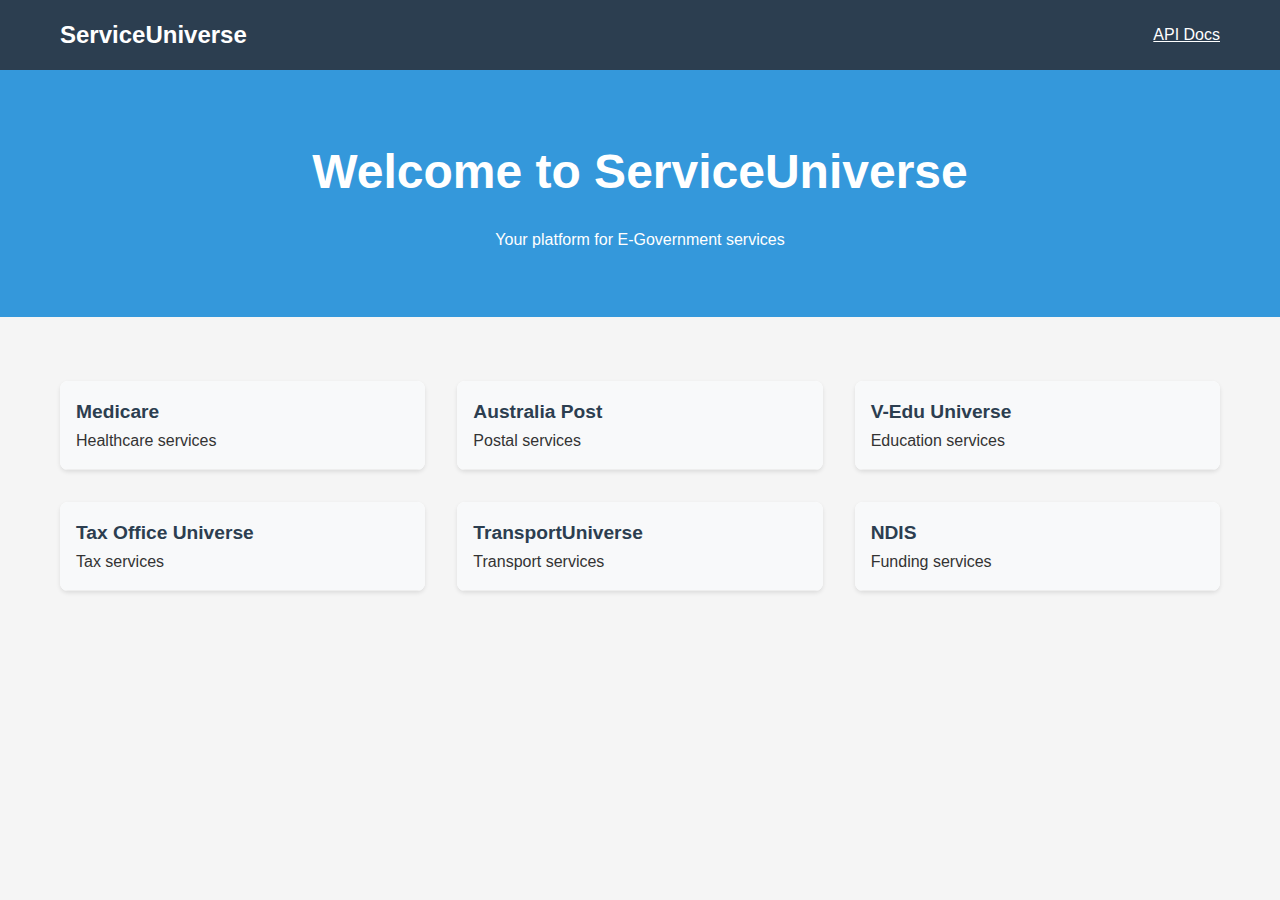
<file: APIGateway/wwwroot/index.html>
<!DOCTYPE html>
<html lang="en">
<head>
    <meta charset="UTF-8">
    <meta name="viewport" content="width=device-width, initial-scale=1.0">
    <title>ServiceUniverse - Government Services Platform</title>
    <style>
        * {
            margin: 0;
            padding: 0;
            box-sizing: border-box;
        }
        
        body {
            font-family: Arial, sans-serif;
            background-color: #f5f5f5;
            line-height: 1.6;
            color: #333;
        }

        .navbar {
            background: #2c3e50;
            color: white;
            padding: 1rem 0;
        }

        .navbar-content {
            max-width: 1200px;
            margin: 0 auto;
            padding: 0 20px;
            display: flex;
            justify-content: space-between;
            align-items: center;
        }

        .navbar-brand {
            font-size: 1.5rem;
            font-weight: bold;
            color: white;
            text-decoration: none;
        }

        .hero {
            background: #3498db;
            color: white;
            text-align: center;
            padding: 4rem 2rem;
        }

        .hero h1 {
            font-size: 3rem;
            margin-bottom: 1rem;
        }

        .container {
            max-width: 1200px;
            margin: 0 auto;
            padding: 2rem 20px;
        }

        .services-grid {
            display: grid;
            grid-template-columns: repeat(auto-fit, minmax(300px, 1fr));
            gap: 2rem;
            margin-top: 2rem;
        }

        .service-card {
            background: white;
            border-radius: 8px;
            box-shadow: 0 2px 4px rgba(0,0,0,0.1);
            overflow: hidden;
        }

        .card-header {
            padding: 1rem;
            background: #f8f9fa;
            border-bottom: 1px solid #eee;
            cursor: pointer;
        }

        .provider-details h3 {
            font-size: 1.2rem;
            color: #2c3e50;
        }

        .services-list {
            display: none;
            padding: 0;
        }

        .services-list.open {
            display: block;
        }

        .service-item {
            padding: 1rem;
            border-bottom: 1px solid #f0f0f0;
            cursor: pointer;
        }

        .service-item:hover {
            background-color: #f8f9fa;
        }

        .service-item.available {
            color: #007bff;
        }

        .service-item.unavailable {
            color: #6c757d;
        }

    </style>
</head>
<body>
    <nav class="navbar">
        <div class="navbar-content">
            <a href="#" class="navbar-brand">ServiceUniverse</a>
            <a href="/swagger" target="_blank" style="color: white;">API Docs</a>
        </div>
    </nav>

    <div class="hero">
        <h1>Welcome to ServiceUniverse</h1>
        <p>Your platform for E-Government services</p>
    </div>

    <div class="container">
        <div class="services-grid">
            <!-- Medicare -->
            <div class="service-card">
                <div class="card-header" onclick="toggleServices('medicare')">
                    <div class="provider-details">
                        <h3>Medicare</h3>
                        <p>Healthcare services</p>
                    </div>
                </div>
                <div class="services-list" id="medicare-services">
                    <div class="service-item available" onclick="openService('/ApiGateway/Vaccination')">
                        Proof of Vaccination (Available)
                    </div>
                    <div class="service-item unavailable">
                        Claim Medicare (Coming Soon)
                    </div>
                </div>
            </div>

            <!-- Australia Post -->
            <div class="service-card">
                <div class="card-header" onclick="toggleServices('post')">
                    <div class="provider-details">
                        <h3>Australia Post</h3>
                        <p>Postal services</p>
                    </div>
                </div>
                <div class="services-list" id="post-services">
                    <div class="service-item available" onclick="openService('/ApiGateway/Tracking')">
                        Parcel Tracking (Available)
                    </div>
                    <div class="service-item unavailable">
                        Bill Payment (Coming Soon)
                    </div>
                </div>
            </div>

            <!-- V-Edu Universe -->
            <div class="service-card">
                <div class="card-header" onclick="toggleServices('vedu')">
                    <div class="provider-details">
                        <h3>V-Edu Universe</h3>
                        <p>Education services</p>
                    </div>
                </div>
                <div class="services-list" id="vedu-services">
                    <div class="service-item available" onclick="openService('/ApiGateway/Courses')">
                        Course Search (Available)
                    </div>
                    <div class="service-item unavailable">
                        Enrollment (Coming Soon)
                    </div>
                </div>
            </div>

            <!-- Tax Service -->
            <div class="service-card">
                <div class="card-header" onclick="toggleServices('tax')">
                    <div class="provider-details">
                        <h3>Tax Office Universe</h3>
                        <p>Tax services</p>
                    </div>
                </div>
                <div class="services-list" id="tax-services">
                    <div class="service-item available" onclick="openService('/ApiGateway/Tax')">
                        Tax Calculator (Available)
                    </div>
                    <div class="service-item unavailable">
                        Tax Return (Coming Soon)
                    </div>
                </div>
            </div>

            <!-- Transport Service -->
            <div class="service-card">
                <div class="card-header" onclick="toggleServices('transport')">
                    <div class="provider-details">
                        <h3>TransportUniverse</h3>
                        <p>Transport services</p>
                    </div>
                </div>
                <div class="services-list" id="transport-services">
                    <div class="service-item unavailable">
                        Trip Planner (Coming Soon)
                    </div>
                    <div class="service-item unavailable">
                        Fare Payment and Account Management (Coming Soon)
                    </div>
                </div>
            </div>

            <!-- NDIS Service -->
            <div class="service-card">
                <div class="card-header" onclick="toggleServices('ndis')">
                    <div class="provider-details">
                        <h3>NDIS</h3>
                        <p>Funding services</p>
                    </div>
                </div>
                <div class="services-list" id="ndis-services">
                    <div class="service-item unavailable">
                        Plan Management (Coming Soon)
                    </div>
                    <div class="service-item unavailable">
                        Directory & Booking (Coming Soon)
                    </div>
                </div>
            </div>
        </div>
    </div>

    <script>
        function toggleServices(providerId) {
            const servicesList = document.getElementById(providerId + '-services');
            servicesList.classList.toggle('open');
        }

        function openService(path) {
            window.location.href = path;
        }
    </script>
</body>
</html>
</file>
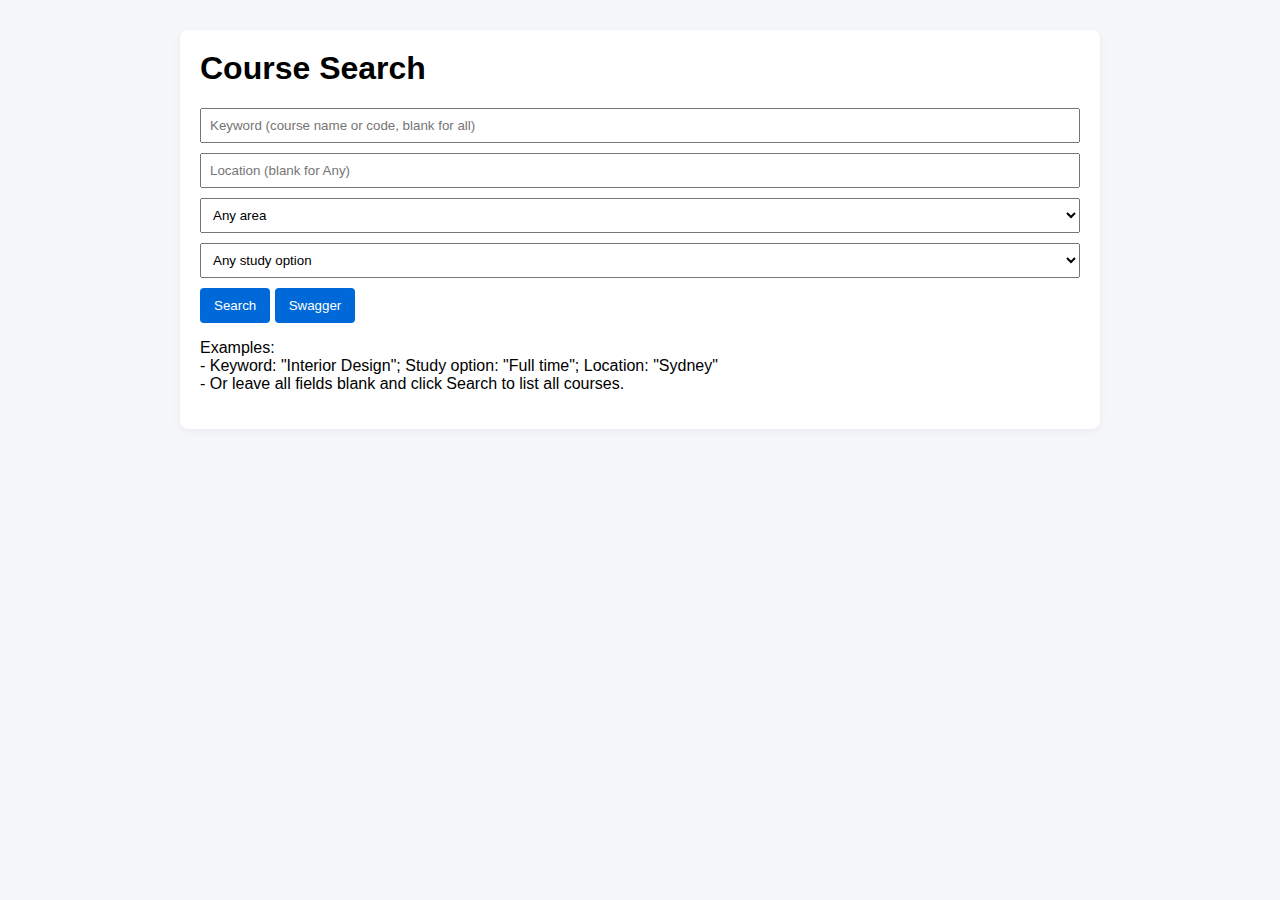
<file: CourseSearch/wwwroot/index.html>
﻿<!DOCTYPE html>
<html>
<head>
    <meta charset="utf-8" />
    <title>Course Search</title>
    <link rel="stylesheet" href="style.css" />
</head>
<body>
    <div class="container">
        <h1>Course Search</h1>

        <div class="form-row">
            <input id="keyword" type="text" placeholder="Keyword (course name or code, blank for all)" />
        </div>

        <div class="form-row">
            <input id="location" type="text" placeholder="Location (blank for Any)" />
        </div>

        <div class="form-row">
            <select id="area">
                <option value="Any">Any area</option>
                <option>Information Technology</option>
                <option>Health</option>
                <option>Trades</option>
                <option>Hospitality</option>
                <option>Creative Arts</option>
                <option>Business and Administration</option>
                <option>Agriculture</option>
            </select>
        </div>

        <div class="form-row">
            <select id="studyOption">
                <option value="Any">Any study option</option>
                <option>Full time</option>
                <option>Part time</option>
                <option>Self-paced</option>
            </select>
        </div>

        <div class="form-row">
            <button id="searchBtn">Search</button>
            <button id="swaggerBtn" class="secondary">Swagger</button>
        </div>
        <p class="hint">
            Examples:
            <br />
            - Keyword: "Interior Design"; Study option: "Full time"; Location: "Sydney"
            <br />
            - Or leave all fields blank and click Search to list all courses.
        </p>

        <div id="results"></div>
    </div>

    <script src="script.js"></script>
</body>
</html>
</file>
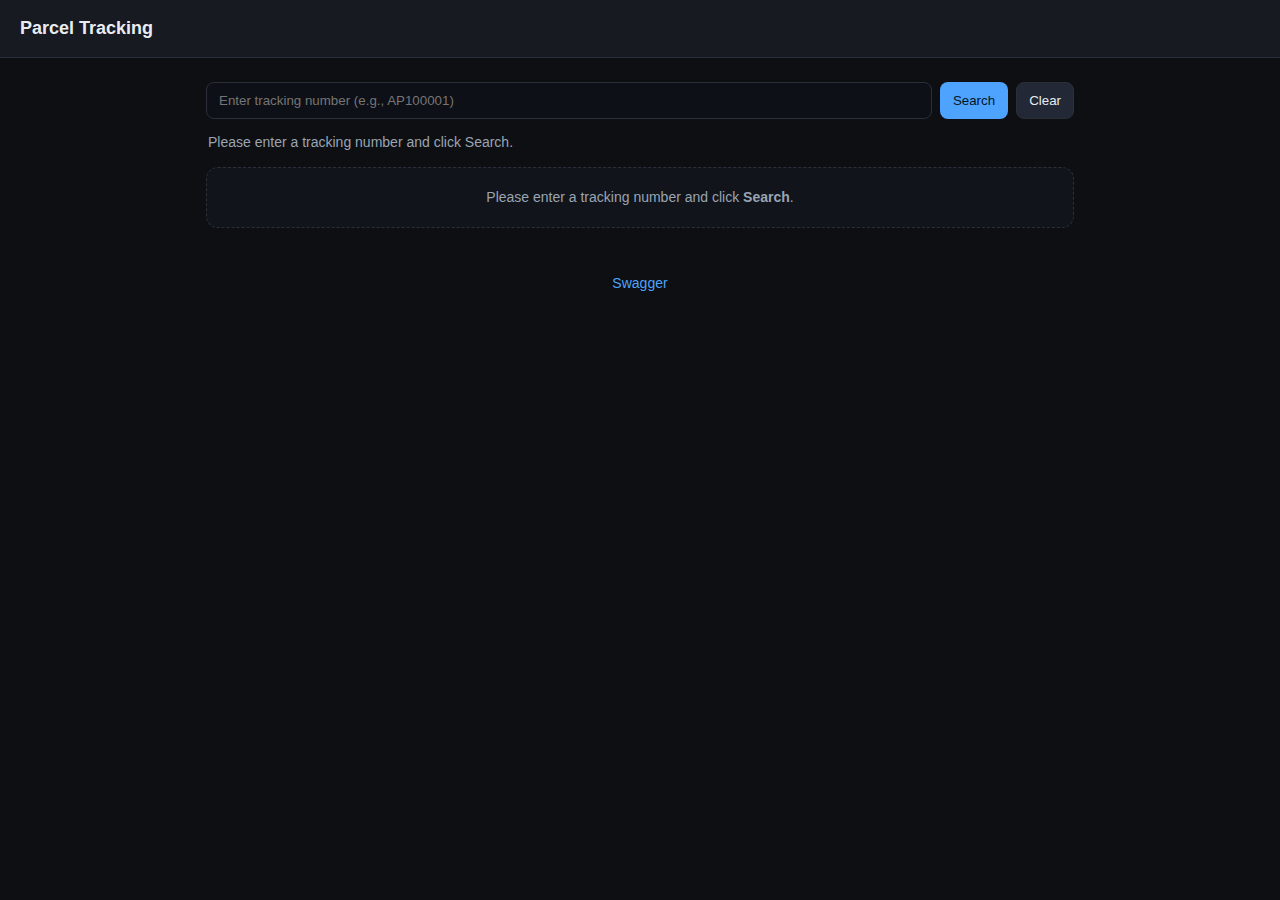
<file: ParcelTracking/wwwroot/index.html>
<!DOCTYPE html>
<html lang="en">
<head>
  <meta charset="UTF-8" />
  <title>Parcel Tracking</title>
  <meta name="viewport" content="width=device-width, initial-scale=1" />
  <link rel="stylesheet" href="style.css" />
</head>
<body>
  <header class="topbar">
    <h1>Parcel Tracking</h1>
  </header>

  <main class="container">
    <!-- Search-only UI -->
    <section class="searchBox">
      <input id="trackingInput" type="text" placeholder="Enter tracking number (e.g., AP100001)" />
      <button id="btnSearch" class="primary">Search</button>
      <button id="btnClear">Clear</button>
    </section>

    <!-- Message line (errors / tips) -->
    <div id="msg" class="msg muted"></div>

    <!-- Details panel (shown only when a valid result is returned) -->
    <section id="details" class="details hidden">
      <h2>Details</h2>
      <div class="grid">
        <div class="label">Tracking #</div><div id="dTracking">-</div>
        <div class="label">Status</div><div id="dStatus">-</div>
        <div class="label">Location</div><div id="dLocation">-</div>
        <div class="label">ETA (UTC)</div><div id="dEta">-</div>
        <div class="label">History</div>
        <div><pre id="dHistory" class="muted">N/A</pre></div>
      </div>
    </section>

    <!-- Empty state when nothing is shown yet -->
    <section id="empty" class="empty">
      Please enter a tracking number and click <strong>Search</strong>.
    </section>
  </main>

  <footer class="footer">
    <a href="/swagger" target="_blank">Swagger</a>
  </footer>

  <script src="script.js"></script>
</body>
</html>
</file>
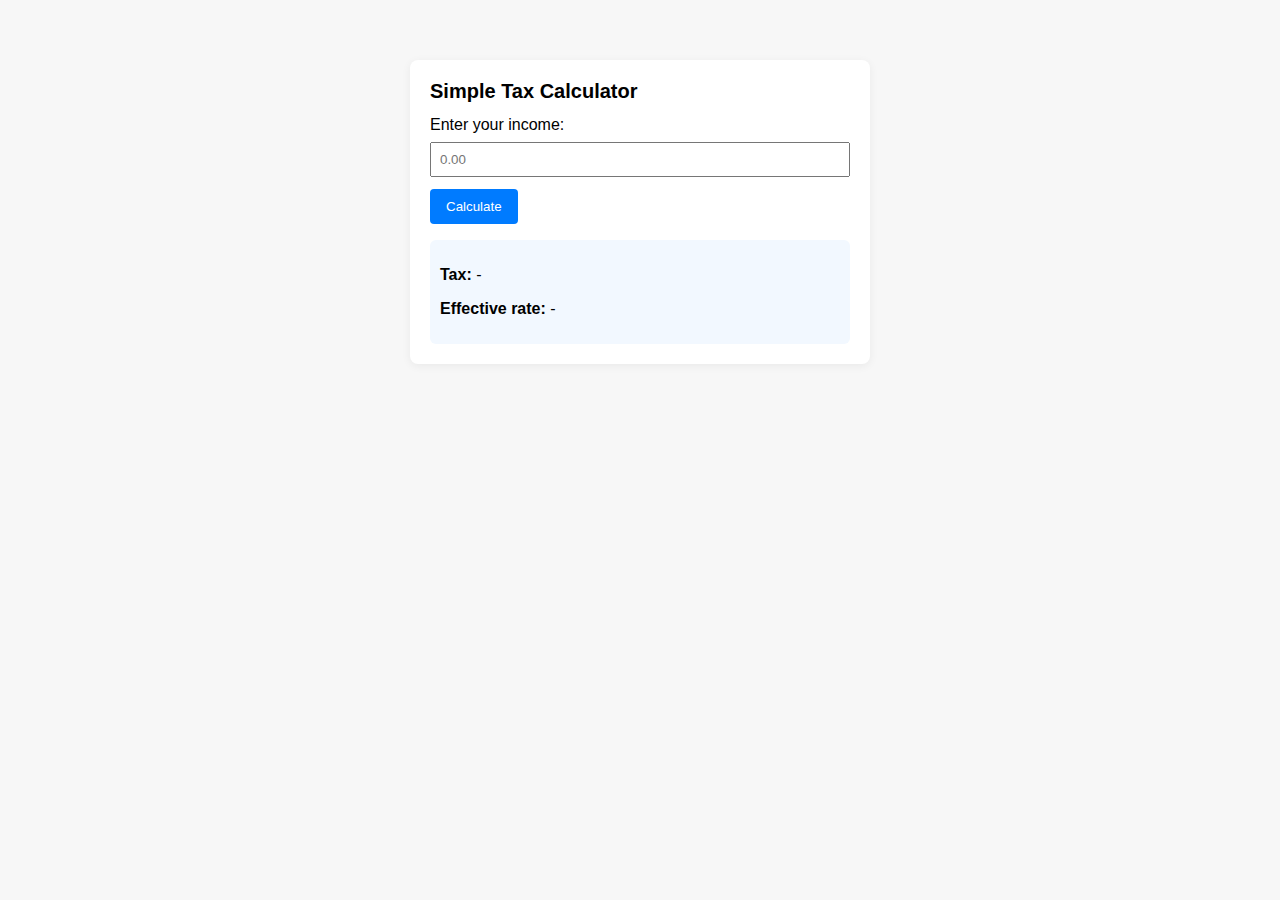
<file: TaxCalculation/wwwroot/index.html>
﻿<!doctype html>
<html>
<head>
    <meta charset="utf-8" />
    <title>Tax Calculator</title>
    <link rel="stylesheet" href="style.css">
</head>
<body>
    <div class="container">
        <h1>Simple Tax Calculator</h1>

        <label for="income">Enter your income:</label>
        <input id="income" type="number" min="0" step="0.01" placeholder="0.00" />

        <button id="calcBtn">Calculate</button>

        <div id="result" class="result">
            <p><strong>Tax:</strong> <span id="tax">-</span></p>
            <p><strong>Effective rate:</strong> <span id="rate">-</span></p>
        </div>

        <div id="error" class="error" style="display:none;"></div>
    </div>

    <script src="script.js"></script>
</body>
</html>
</file>
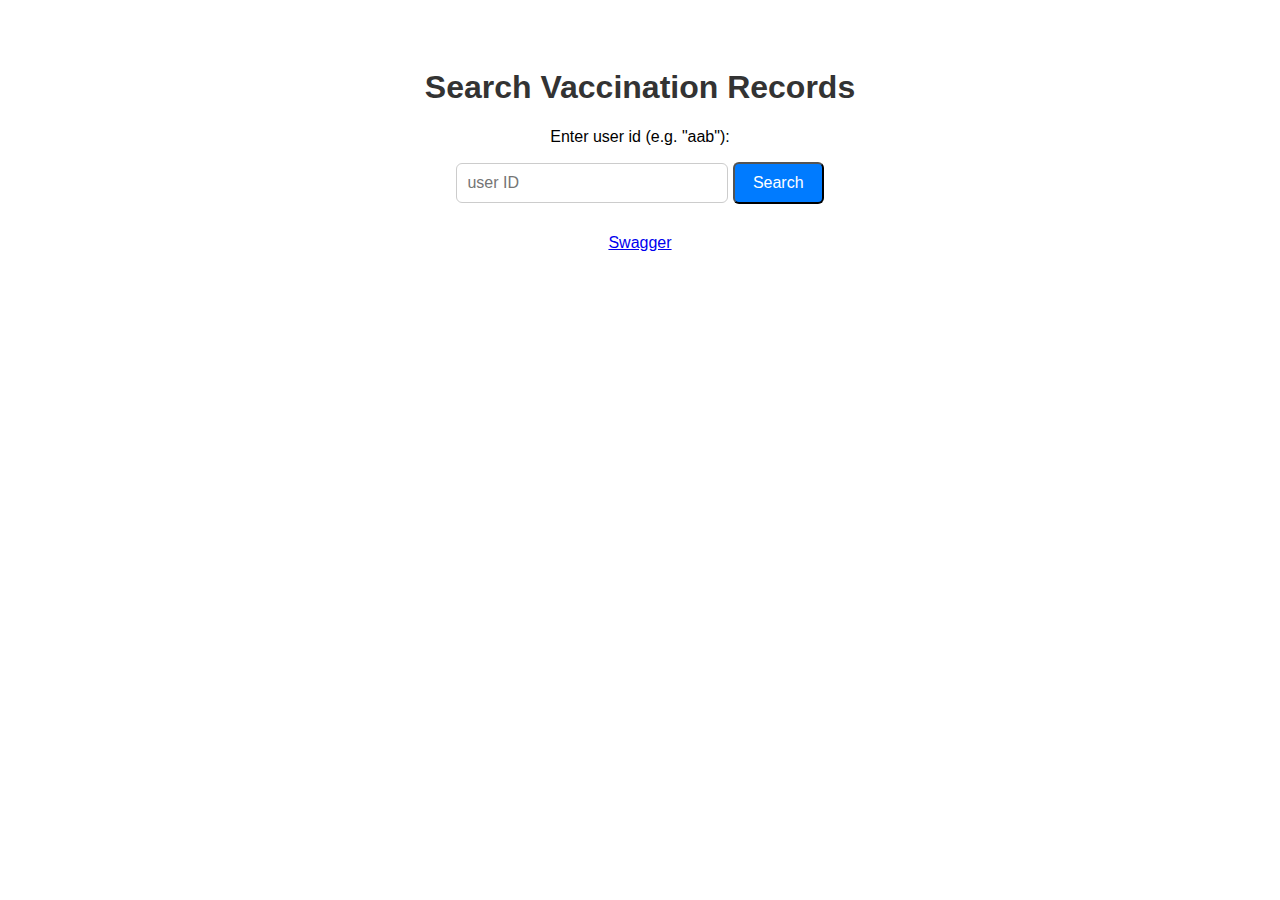
<file: VaccinationHistory/wwwroot/index.html>
﻿<!DOCTYPE html>
<html lang="en">
<head>
    <meta charset="UTF-8">
    <meta name="viewport" content="width=device-width, initial-scale=1.0">
    <title>Vaccination Record Search</title>
    <link rel="stylesheet" href="style.css">
</head>
<body>
    <h1>Search Vaccination Records</h1>

    <div id="search-box">
	<p>Enter user id (e.g. "aab"):</p>
        <input type="text" id="userIdInput" placeholder="user ID">
        <button id="searchButton">Search</button>
    </div>

    <div id="result"></div>

    <a href="/swagger" target="_blank">Swagger</a>

    <script src="script.js"></script>
</body>
</html>
</file>
<file: CourseSearch/wwwroot/style.css>
﻿body {
    font-family: Arial, Helvetica, sans-serif;
    background: #f5f7fb;
}

.container {
    width: 880px;
    margin: 30px auto;
    background: white;
    padding: 20px;
    border-radius: 8px;
    box-shadow: 0 2px 8px rgba(0,0,0,0.06);
}

h1 {
    margin-top: 0;
}

.form-row {
    margin-bottom: 10px;
}

input, select {
    padding: 8px;
    width: 100%;
    box-sizing: border-box;
}

button {
    padding: 10px 14px;
    background: #0069d9;
    color: white;
    border: none;
    border-radius: 4px;
    cursor: pointer;
}

table {
    width: 100%;
    border-collapse: collapse;
    margin-top: 12px;
}

th, td {
    border: 1px solid #eee;
    padding: 8px;
    text-align: left;
}

th {
    background: #f7f7f7;
}

.no-results {
    margin-top: 12px;
    color: #666;
}
body {
}
</file>
<file: ParcelTracking/wwwroot/style.css>
:root{
  --bg:#0e0f12; --panel:#171a21; --text:#e8ecf1; --muted:#9aa4b2; --primary:#4da3ff; --border:#2a2f3a;
  --ok:#2ecc71; --warn:#f1c40f; --bad:#e74c3c;
}
*{box-sizing:border-box}
html,body{height:100%}
body{margin:0; background:var(--bg); color:var(--text); font:14px/1.6 -apple-system,Segoe UI,Roboto,Helvetica,Arial,sans-serif}

.topbar{display:flex; align-items:center; gap:12px; padding:14px 20px; background:var(--panel); border-bottom:1px solid var(--border)}
.topbar h1{margin:0; font-size:18px}

.container{max-width:900px; margin:24px auto; padding:0 16px}
.searchBox{display:flex; gap:8px; flex-wrap:wrap; margin-bottom:12px}
.searchBox input{
  flex:1; min-width:260px; background:#0d1016; color:var(--text); border:1px solid var(--border); border-radius:8px; padding:10px 12px; outline:none
}
button{background:#222836; color:var(--text); border:1px solid var(--border); padding:10px 12px; border-radius:8px; cursor:pointer}
button.primary{background:var(--primary); border-color:transparent; color:#061423}
button:hover{filter:brightness(1.06)}

.msg{min-height:22px; margin:6px 2px 14px}
.muted{color:var(--muted)}
.error{color:#ff9b9b}
.hidden{display:none}

.details{background:var(--panel); border:1px solid var(--border); border-radius:12px; padding:14px}
.details h2{margin:0 0 10px 0; font-size:16px}
.grid{display:grid; grid-template-columns:150px 1fr; gap:10px}
.label{color:var(--muted)}

.empty{border:1px dashed var(--border); border-radius:12px; padding:18px; text-align:center; color:var(--muted); background:#11141a}

.footer{display:flex; justify-content:center; padding:20px; color:var(--muted)}
.footer a{color:var(--primary); text-decoration:none}
</file>
<file: TaxCalculation/wwwroot/style.css>
﻿body {
    font-family: Arial, Helvetica, sans-serif;
    background: #f7f7f7;
}

.container {
    width: 420px;
    margin: 60px auto;
    padding: 20px;
    background: #fff;
    border-radius: 8px;
    box-shadow: 0 2px 10px rgba(0,0,0,0.06);
}

h1 {
    margin-top: 0;
    font-size: 20px;
}

label {
    display: block;
    margin-bottom: 8px;
}

input {
    width: 100%;
    padding: 8px;
    margin-bottom: 12px;
    box-sizing: border-box;
}

button {
    padding: 10px 16px;
    background: #007bff;
    color: white;
    border: none;
    border-radius: 4px;
    cursor: pointer;
}

.result {
    margin-top: 16px;
    padding: 10px;
    background: #f2f8ff;
    border-radius: 6px;
}

.error {
    margin-top: 12px;
    color: #b00020;
}
</file>
<file: VaccinationHistory/wwwroot/style.css>
﻿body {
    font-family: Arial, sans-serif;
    text-align: center;
    align-items: center;
    padding: 40px;
}

h1 {
    color: #333;
}

#search-box {
    background: white;
    margin-bottom: 30px;
}

input[type="text"] {
    padding: 10px;
    font-size: 16px;
    border: 1px solid #ccc;
    border-radius: 6px;
    width: 250px;
}

button {
    padding: 10px 18px;
    font-size: 16px;
    background-color: #007bff;
    color: white;
    border-radius: 6px;
    cursor: pointer;
}

button:hover {
    background-color: #0056b3;
}

#result {
    margin-top: 20px;
    max-width: 400px;
    margin-left: auto;
    margin-right: auto;
    text-align: left;
}

.record {
    border-bottom: 1px solid #eee;
    padding: 10px 0;
}

.record:last-child {
    border-bottom: none;
}

.error {
    color: #c00;
    font-weight: bold;
}
</file>
